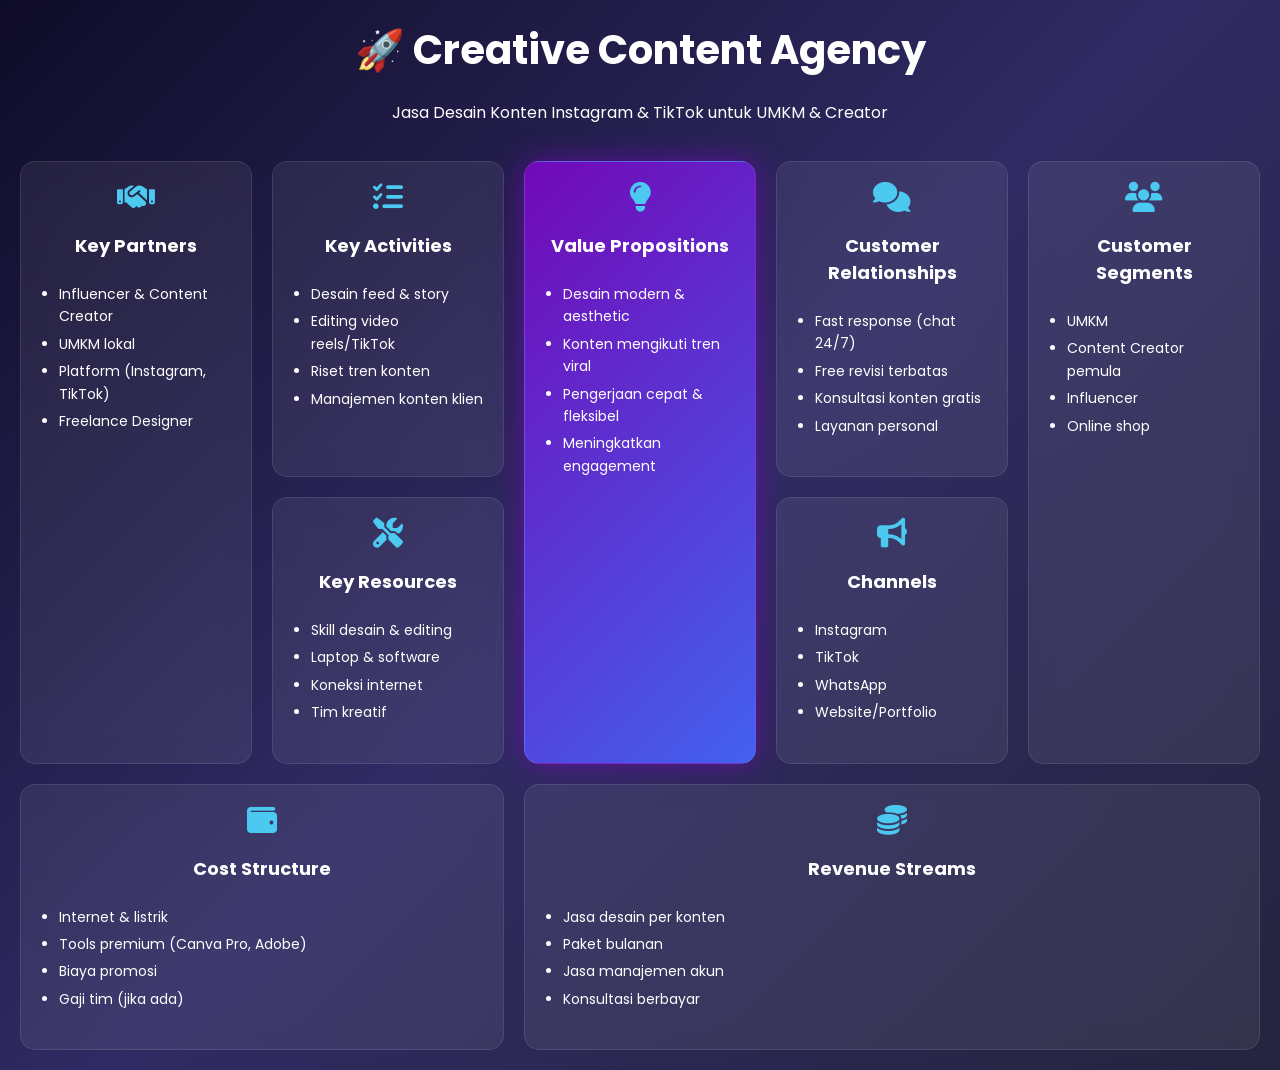
<file: Buk anin/BMC.html>
<!DOCTYPE html>
<html lang="en">
<head>
  <meta charset="UTF-8">
  <title>BMC - Creative Content Agency</title>

  <!-- Font -->
  <link href="https://fonts.googleapis.com/css2?family=Poppins&display=swap" rel="stylesheet">

  <!-- Icon -->
  <link rel="stylesheet" href="https://cdnjs.cloudflare.com/ajax/libs/font-awesome/6.5.0/css/all.min.css">

  <link rel="stylesheet" href="style.css">
</head>
<body>

  <h1>🚀 Creative Content Agency</h1>
  <p class="subtitle">Jasa Desain Konten Instagram & TikTok untuk UMKM & Creator</p>

  <div class="canvas">

    <div class="card">
      <i class="fas fa-handshake"></i>
      <h2>Key Partners</h2>
      <ul>
        <li>Influencer & Content Creator</li>
        <li>UMKM lokal</li>
        <li>Platform (Instagram, TikTok)</li>
        <li>Freelance Designer</li>
      </ul>
    </div>

    <div class="card">
      <i class="fas fa-tasks"></i>
      <h2>Key Activities</h2>
      <ul>
        <li>Desain feed & story</li>
        <li>Editing video reels/TikTok</li>
        <li>Riset tren konten</li>
        <li>Manajemen konten klien</li>
      </ul>
    </div>

    <div class="card highlight">
      <i class="fas fa-lightbulb"></i>
      <h2>Value Propositions</h2>
      <ul>
        <li>Desain modern & aesthetic</li>
        <li>Konten mengikuti tren viral</li>
        <li>Pengerjaan cepat & fleksibel</li>
        <li>Meningkatkan engagement</li>
      </ul>
    </div>

    <div class="card">
      <i class="fas fa-comments"></i>
      <h2>Customer Relationships</h2>
      <ul>
        <li>Fast response (chat 24/7)</li>
        <li>Free revisi terbatas</li>
        <li>Konsultasi konten gratis</li>
        <li>Layanan personal</li>
      </ul>
    </div>

    <div class="card">
      <i class="fas fa-users"></i>
      <h2>Customer Segments</h2>
      <ul>
        <li>UMKM</li>
        <li>Content Creator pemula</li>
        <li>Influencer</li>
        <li>Online shop</li>
      </ul>
    </div>

    <div class="card">
      <i class="fas fa-tools"></i>
      <h2>Key Resources</h2>
      <ul>
        <li>Skill desain & editing</li>
        <li>Laptop & software</li>
        <li>Koneksi internet</li>
        <li>Tim kreatif</li>
      </ul>
    </div>

    <div class="card">
      <i class="fas fa-bullhorn"></i>
      <h2>Channels</h2>
      <ul>
        <li>Instagram</li>
        <li>TikTok</li>
        <li>WhatsApp</li>
        <li>Website/Portfolio</li>
      </ul>
    </div>

    <div class="card">
      <i class="fas fa-wallet"></i>
      <h2>Cost Structure</h2>
      <ul>
        <li>Internet & listrik</li>
        <li>Tools premium (Canva Pro, Adobe)</li>
        <li>Biaya promosi</li>
        <li>Gaji tim (jika ada)</li>
      </ul>
    </div>

    <div class="card">
      <i class="fas fa-coins"></i>
      <h2>Revenue Streams</h2>
      <ul>
        <li>Jasa desain per konten</li>
        <li>Paket bulanan</li>
        <li>Jasa manajemen akun</li>
        <li>Konsultasi berbayar</li>
      </ul>
    </div>

  </div>

</body>
</html>
</file>
<file: Buk anin/style.css>
body {
  margin: 0;
  font-family: 'Poppins', sans-serif;
  background: linear-gradient(135deg, #0f0c29, #302b63, #24243e);
  color: white;
  text-align: center;
}

/* Title */
h1 {
  margin: 20px;
  font-size: 2.5rem;
  animation: fadeDown 1s ease;
}
.card h2 {
  font-size: 18px;
  margin: 10px 0;
}

.card ul {
  padding-left: 18px;
  text-align: left;
  font-size: 14px;
  line-height: 1.6;
}

.card li {
  margin-bottom: 5px;
}

/* Grid lebih fleksibel */
.canvas {
  display: grid;
  grid-template-columns: repeat(5, 1fr);
  gap: 20px;
  padding: 20px;
}

/* Card */
.card {
  background: rgba(255, 255, 255, 0.07);
  backdrop-filter: blur(12px);
  border-radius: 15px;
  padding: 20px;
  border: 1px solid rgba(255,255,255,0.1);

  /* HAPUS tinggi tetap */
  min-height: 180px;

  display: flex;
  flex-direction: column;
  justify-content: flex-start;

  /* Animasi */
  opacity: 0;
  transform: translateY(30px);
  animation: fadeUp 0.8s ease forwards;
}

/* Delay animasi tiap card */
.card:nth-child(1) { animation-delay: 0.2s; }
.card:nth-child(2) { animation-delay: 0.4s; }
.card:nth-child(3) { animation-delay: 0.6s; }
.card:nth-child(4) { animation-delay: 0.8s; }
.card:nth-child(5) { animation-delay: 1s; }
.card:nth-child(6) { animation-delay: 1.2s; }
.card:nth-child(7) { animation-delay: 1.4s; }
.card:nth-child(8) { animation-delay: 1.6s; }
.card:nth-child(9) { animation-delay: 1.8s; }

/* Hover efek */
.card:hover {
  transform: translateY(-10px) scale(1.05);
  box-shadow: 0 0 25px rgba(114, 9, 183, 0.6);
}

/* Icon */
.card i {
  font-size: 30px;
  margin-bottom: 10px;
  color: #4cc9f0;
}

/* Highlight */
.highlight {
  background: linear-gradient(135deg, #7209b7, #4361ee);
  box-shadow: 0 0 30px rgba(114, 9, 183, 0.7);
}

/* Layout BMC */
.card:nth-child(1) { grid-row: span 2; }
.card:nth-child(2) { grid-row: span 1; }
.card:nth-child(3) { grid-row: span 2; }
.card:nth-child(4) { grid-row: span 1; }
.card:nth-child(5) { grid-row: span 2; }

.card:nth-child(6) { grid-row: span 1; }
.card:nth-child(7) { grid-row: span 1; }

.card:nth-child(8) { grid-column: span 2; }
.card:nth-child(9) { grid-column: span 3; }

/* Animasi */
@keyframes fadeUp {
  to {
    opacity: 1;
    transform: translateY(0);
  }
}

@keyframes fadeDown {
  from {
    opacity: 0;
    transform: translateY(-30px);
  }
  to {
    opacity: 1;
    transform: translateY(0);
  }
}
@media (max-width: 1024px) {
  .canvas {
    grid-template-columns: repeat(2, 1fr);
  }
}

@media (max-width: 600px) {
  .canvas {
    grid-template-columns: 1fr;
  }
}
</file>
